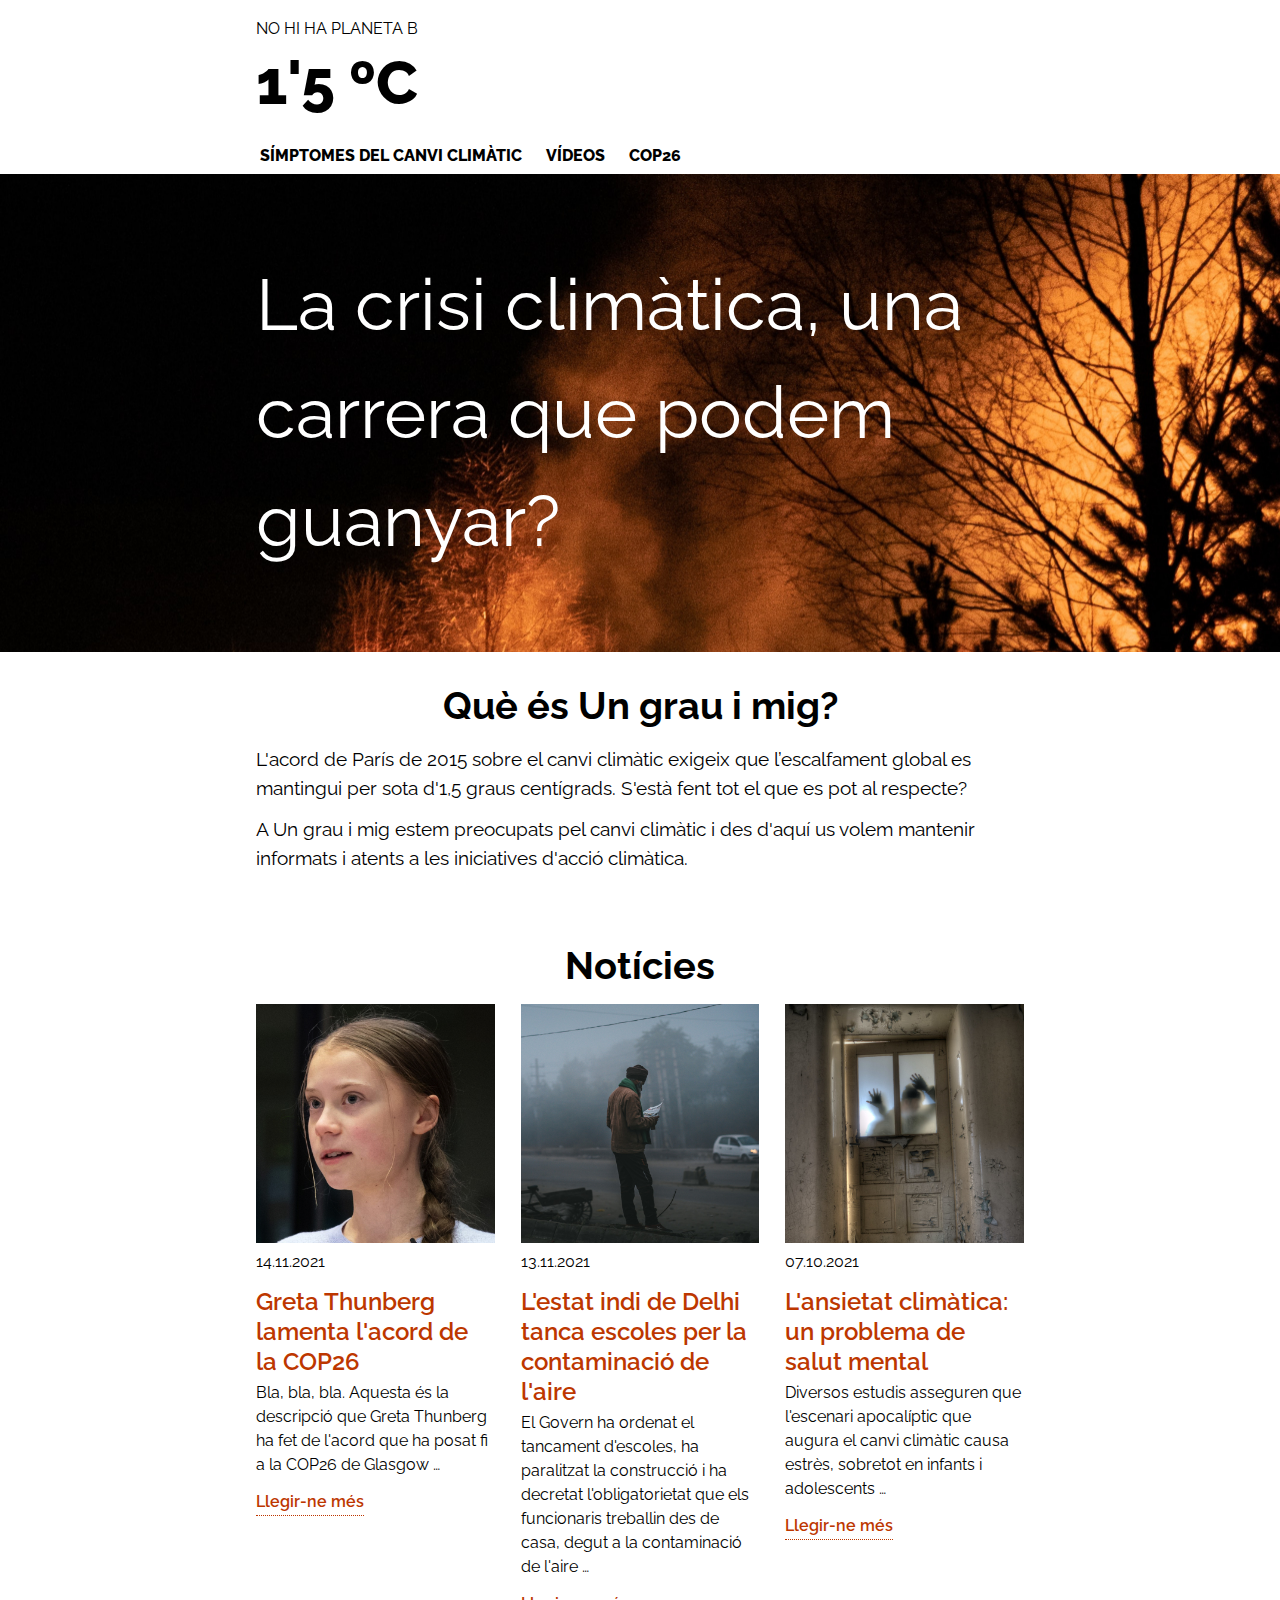
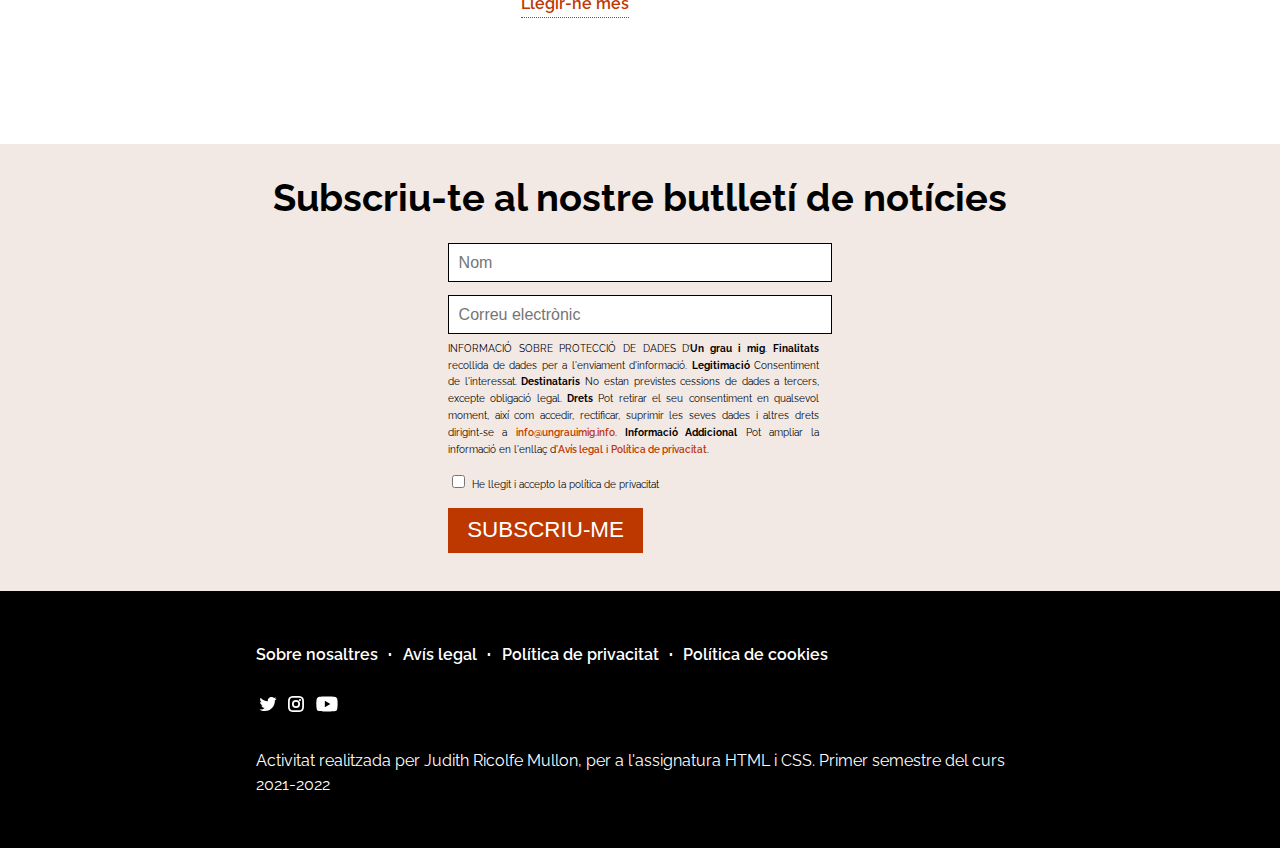
<file: index.html>
<!DOCTYPE html>
<html>
    <head>
        <title>
            Un grau i mig
        </title>
        <link rel="stylesheet" type="text/css" href="css/estils.css">
        <link rel="preconnect" href="https://fonts.googleapis.com">
    <link rel="preconnect" href="https://fonts.gstatic.com" crossorigin>
    <link href="https://fonts.googleapis.com/css2?family=Raleway:ital,wght@0,400;0,600;0,800;1,400&display=swap" rel="stylesheet"> 
    <meta name="viewport" content="width=device-width, initial-scale=1.0">
    </head>
    <body>
        <header class="header-index">
            <div class="bloc-logo-lema">
                <p class="lema">No hi ha planeta B</p>
                <a class="logo" href="index.html">1'5 ºC</a>
            </div>
            <nav class="header-menu">
                <ul>
                    <li>
                        <a href="simptomes.html">Símptomes del canvi climàtic</a>
                    </li>
                    <li>
                        <a href="videos.html">Vídeos</a>
                    </li>
                    <li>
                        <a href="cop26.html">COP26</a>
                    </li>
                </ul>
            </nav>
        </header>
        <main class="main-index">
            <section class="hero-imatge">
                <div>
                    <h4>La crisi climàtica, una carrera que podem guanyar?</h4>
                </div>
            </section>
            <section class="seccio-descripcio">
                <h1>Què és Un grau i mig?</h1>
                <p>L'acord de París de 2015 sobre el canvi climàtic exigeix que l’escalfament global es mantingui per sota d'1,5 graus centígrads. S'està fent tot el que es pot al respecte?</p>
                <p>A Un grau i mig estem preocupats pel canvi climàtic i des d'aquí us volem mantenir informats i atents a les iniciatives d'acció climàtica.</p>
            </section>
            <section class="seccio-noticies">
                <h1>Notícies</h1>
                <div class="contenidor-flex-noticies">
                    <div class="noticia">
                        <img src="imgs/n-greta-thunberg.jpg">
                        <p>14.11.2021</p>
                        <h2><a>Greta Thunberg lamenta l'acord de la COP26</a></h2>
                        <p>Bla, bla, bla. Aquesta és la descripció que Greta Thunberg ha fet de l'acord que ha posat fi a la COP26 de Glasgow …</p>
                        <a class="link-subratllat">Llegir-ne més</a>
                    </div>
                    <div class="noticia">
                        <img src="imgs/n-delhi.jpg">
                        <p>13.11.2021</p>
                        <h2><a>L'estat indi de Delhi tanca escoles per la contaminació de l'aire</a></h2>
                        <p>El Govern ha ordenat el tancament d'escoles, ha paralitzat la construcció i ha decretat l'obligatorietat que els funcionaris treballin des de casa, degut a la contaminació de l'aire …</p>
                        <a class="link-subratllat">Llegir-ne més</a>
                    </div>
                    <div class="noticia">
                        <img src="imgs/n-estres.jpg">
                        <p>07.10.2021</p>
                        <h2><a>L'ansietat climàtica: un problema de salut mental</a></h2>
                        <p>Diversos estudis asseguren que l'escenari apocalíptic que augura el canvi climàtic causa estrès, sobretot en infants i adolescents …</p>
                        <a class="link-subratllat">Llegir-ne més</a>
                    </div>
                </div>
            </section>
            <section class="seccio-subscripcio">
                <h1>Subscriu-te al nostre butlletí de notícies</h1>
                <form class="formulari-index">
                    <div class="camp-formulari">
                        <input aria-label="Nom" type="text" id="nom" name="nom_usuari" placeholder="Nom" pattern="[A-Za-z'àáéèíóòúüï·ñ\s-]{2,64}" title="Ha de tenir un mínim de 2 caràcters, un màxim de 64 caràcters i contenir només lletres, apòstrofs o guions." required>
                    </div>
                    <div class="camp-formulari">
                        <input aria-label="Correu electrònic" type="email" id="email" name="email_usuari" placeholder="Correu electrònic" required>
                    </div>
                    <p class="text-petit">INFORMACIÓ SOBRE PROTECCIÓ DE DADES D’<strong>Un grau i mig</strong>. <strong>Finalitats</strong> recollida de dades per a l'enviament d'informació. <strong>Legitimació</strong> Consentiment de l'interessat. <strong>Destinataris</strong> No estan previstes cessions de dades a tercers, excepte obligació legal. <strong>Drets</strong> Pot retirar el seu consentiment en qualsevol moment, així com accedir, rectificar, suprimir les seves dades i altres drets dirigint-se a <a>info@ungrauimig.info</a>. <strong>Informació Addicional</strong> Pot ampliar la informació en l'enllaç d'<a>Avís legal</a> i <a>Política de privacitat</a>.</p>
                    <div class="politica-privacitat">
                        <input type="checkbox" id="politica-privacitat" name="politica-privacitat" required>
                        <label class="text-petit" for="politica-privacitat">He llegit i accepto la política de privacitat</label>
                        <button type="submit">Subscriu-me</button>
                    </div>
                </form>
            </section>
        </main>
        <footer>
            <div class="footer-block">
                <nav class="footer-menu">
                    <ul>
                        <li><a>Sobre nosaltres</a></li>
                        <li class="punto">·</li>
                        <li><a>Avís legal</a></li>
                        <li class="punto">·</li>
                        <li><a>Política de privacitat</a></li>
                        <li class="punto">·</li>
                        <li><a>Política de cookies</a></li>
                    </ul>
                </nav>
            </div>
            <div class="footer-block">
                <nav class="footer-social-menu">
                    <ul>
                        <li><a><img src="imgs/twitter.svg"></a></li>
                        <li><a><img src="imgs/instagram.svg"></a></li>
                        <li><a><img src="imgs/youtube.svg"></a></li>
                    </ul>
                </nav>
            </div>
            <div class="footer-block">
                <p class="footer-autor">	Activitat realitzada per Judith Ricolfe Mullon, per a l'assignatura HTML i CSS. Primer semestre del curs 2021-2022</p>
            </div>
        </footer>
    </body>
</html>
</file>
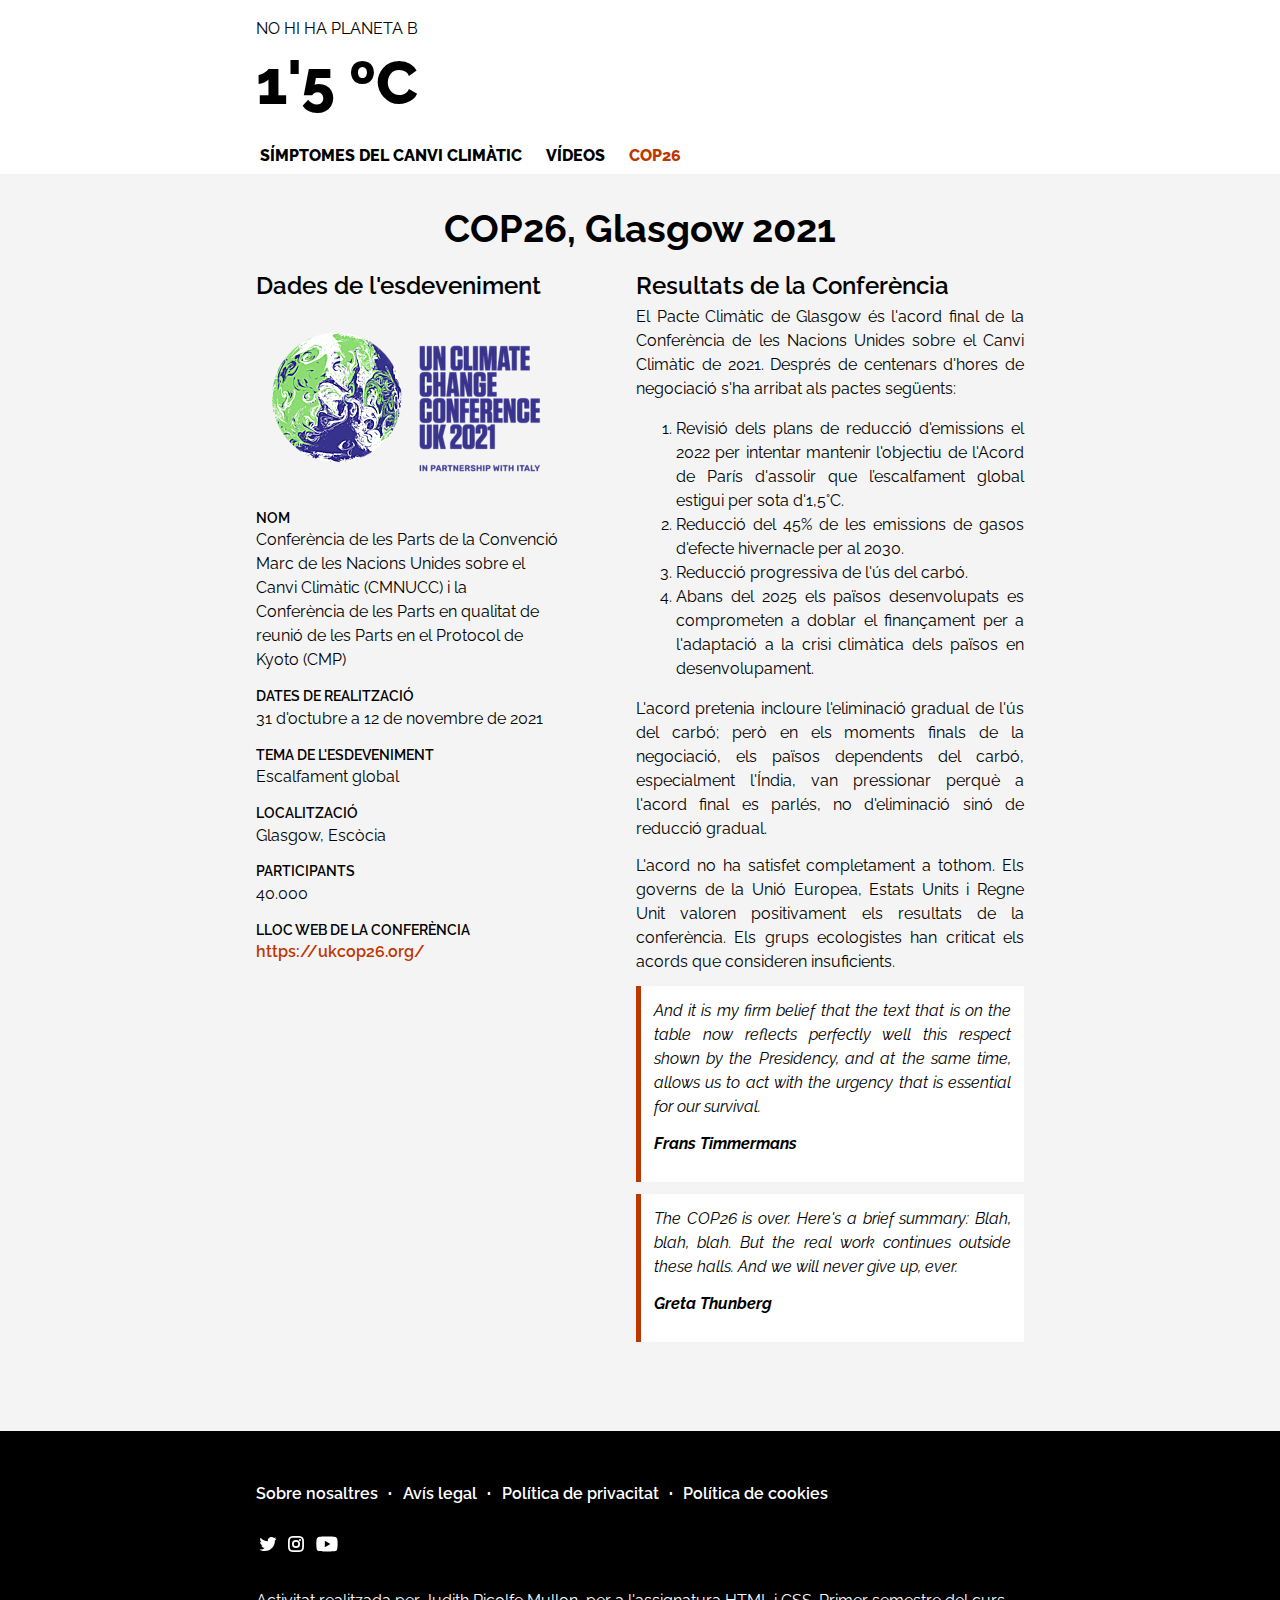
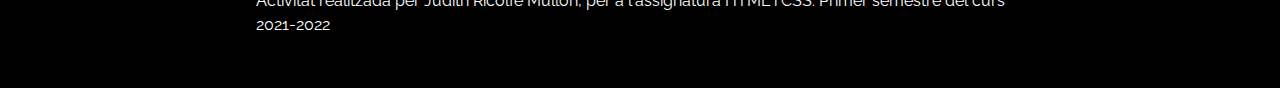
<file: cop26.html>
<!DOCTYPE html>
<html>
    <head>
        <title>
            COP26
        </title>
        <link rel="stylesheet" type="text/css" href="css/estils.css">
        <link rel="preconnect" href="https://fonts.googleapis.com">
    <link rel="preconnect" href="https://fonts.gstatic.com" crossorigin>
    <link href="https://fonts.googleapis.com/css2?family=Raleway:ital,wght@0,400;0,600;0,800;1,400&display=swap" rel="stylesheet"> 
    <meta name="viewport" content="width=device-width, initial-scale=1.0">
    </head>
    <body>
        <header>
            <div class="bloc-logo-lema">
                <p class="lema">No hi ha planeta B</p>
                <a class="logo" href="index.html">1'5 ºC</a>
            </div>
            <nav class="header-menu">
                <ul>
                    <li>
                        <a href="simptomes.html">Símptomes del canvi climàtic</a>
                    </li>
                    <li>
                        <a href="videos.html">Vídeos</a>
                    </li>
                    <li>
                        <a href="cop26.html" class="actual">COP26</a>
                    </li>
                </ul>
            </nav>
        </header>
        <main>
            <h1>COP26, Glasgow 2021</h1>
            <div class="conjunt-flex-cop26">
                <section class="caixa-cop26">
                    <div>
                        <h2>Dades de l'esdeveniment</h2>
                        <img src="imgs/COP26_Logo.png">
                        <h3>Nom</h3>
                        <p>Conferència de les Parts de la Convenció Marc de les Nacions Unides sobre el Canvi Climàtic (CMNUCC) i la Conferència de les Parts en qualitat de reunió de les Parts en el Protocol de Kyoto (CMP)</p>
                        <h3>Dates de realització</h3>
                        <p>31 d'octubre a 12 de novembre de 2021</p>
                        <h3>Tema de l'esdeveniment</h3>
                        <p>Escalfament global</p>
                        <h3>Localització</h3>
                        <p>Glasgow, Escòcia</p>
                        <h3>Participants</h3>
                        <p>40.000</p>
                        <h3>Lloc web de la Conferència</h3>
                        <a href="https://ukcop26.org/">https://ukcop26.org/</a>
                    </div>
                </section>
                <section class="caixa-cop26">
                    <h2>Resultats de la Conferència</h2>
                    <p>El Pacte Climàtic de Glasgow és l'acord final de la Conferència de les Nacions Unides sobre el Canvi Climàtic de 2021. Després de centenars d'hores de negociació s'ha arribat als pactes següents:</p>
                    <ol>
                        <li>Revisió dels plans de reducció d'emissions el 2022 per intentar mantenir l'objectiu de l'Acord de París d'assolir que l’escalfament global estigui per sota d'1,5°C.</li>
                        <li>Reducció del 45% de les emissions de gasos d'efecte hivernacle per al 2030.</li>
                        <li>Reducció progressiva de l'ús del carbó.</li>
                        <li>Abans del 2025 els països desenvolupats es comprometen a doblar el finançament per a l'adaptació a la crisi climàtica dels països en desenvolupament.</li>
                    </ol>
                    <p>L'acord pretenia incloure l'eliminació gradual de l'ús del carbó; però en els moments finals de la negociació, els països dependents del carbó, especialment l'Índia, van pressionar perquè a l'acord final es parlés, no d'eliminació sinó de reducció gradual.</p>
                    <p>L'acord no ha satisfet completament a tothom. Els governs de la Unió Europea, Estats Units i Regne Unit valoren positivament els resultats de la conferència. Els grups ecologistes han criticat els acords que consideren insuficients.</p>
                    <blockquote>
                        <p>And it is my firm belief that the text that is on the table now reflects perfectly well this respect shown by the Presidency, and at the same time, allows us to act with the urgency that is essential for our survival.</p>
                        <p><strong>Frans Timmermans</strong></p>
                    </blockquote>
                    <blockquote>
                        <p>The COP26 is over. Here's a brief summary: Blah, blah, blah. But the real work continues outside these halls. And we will never give up, ever.</p>
                        <p><strong>Greta Thunberg</strong></p>
                    </blockquote>
                </section>
            </div>           
        </main>
        <footer>
            <div class="footer-block">
                <nav class="footer-menu">
                    <ul>
                        <li><a>Sobre nosaltres</a></li>
                        <li class="punto">·</li>
                        <li><a>Avís legal</a></li>
                        <li class="punto">·</li>
                        <li><a>Política de privacitat</a></li>
                        <li class="punto">·</li>
                        <li><a>Política de cookies</a></li>
                    </ul>
                </nav>
            </div>
            <div class="footer-block">
                <nav class="footer-social-menu">
                    <ul>
                        <li><a><img src="imgs/twitter.svg"></a></li>
                        <li><a><img src="imgs/instagram.svg"></a></li>
                        <li><a><img src="imgs/youtube.svg"></a></li>
                    </ul>
                </nav>
            </div>
            <div class="footer-block">
                <p class="footer-autor">	Activitat realitzada per Judith Ricolfe Mullon, per a l'assignatura HTML i CSS. Primer semestre del curs 2021-2022</p>
            </div>
        </footer>
    </body>
</html>
</file>
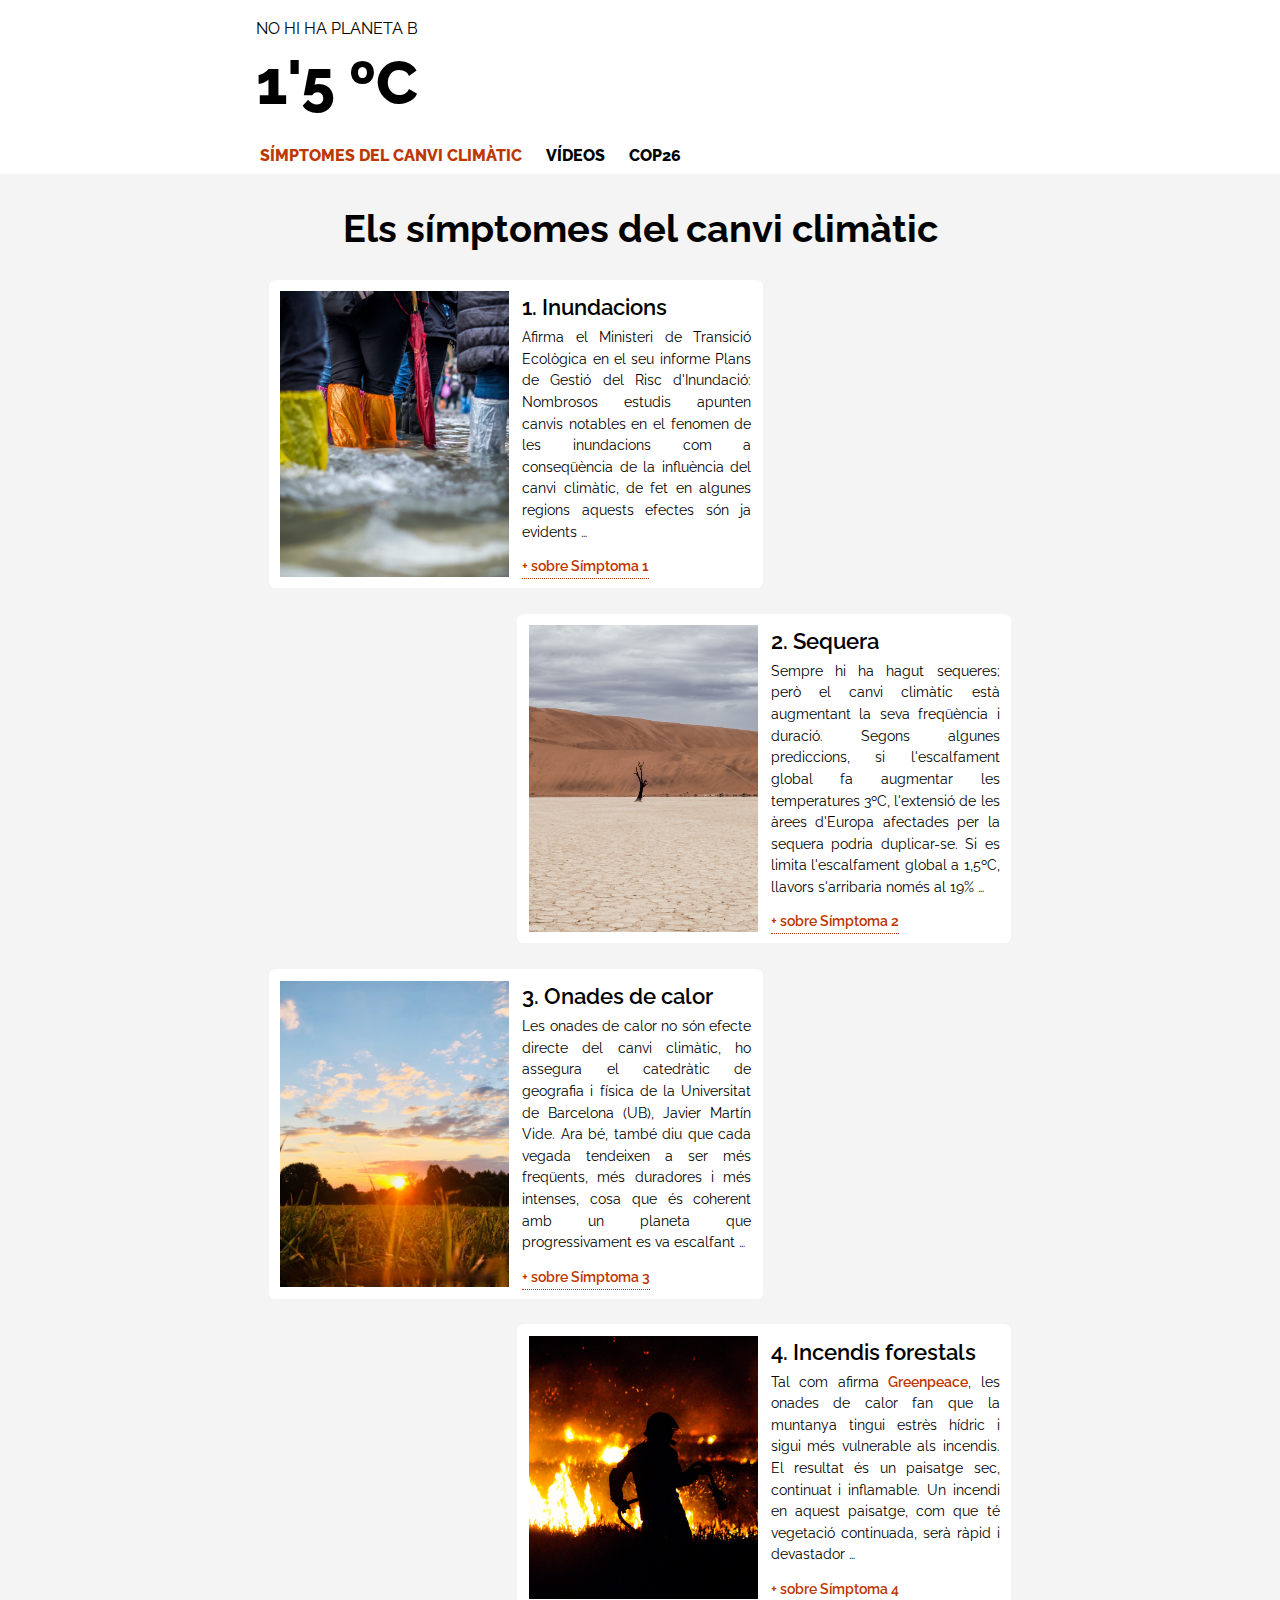
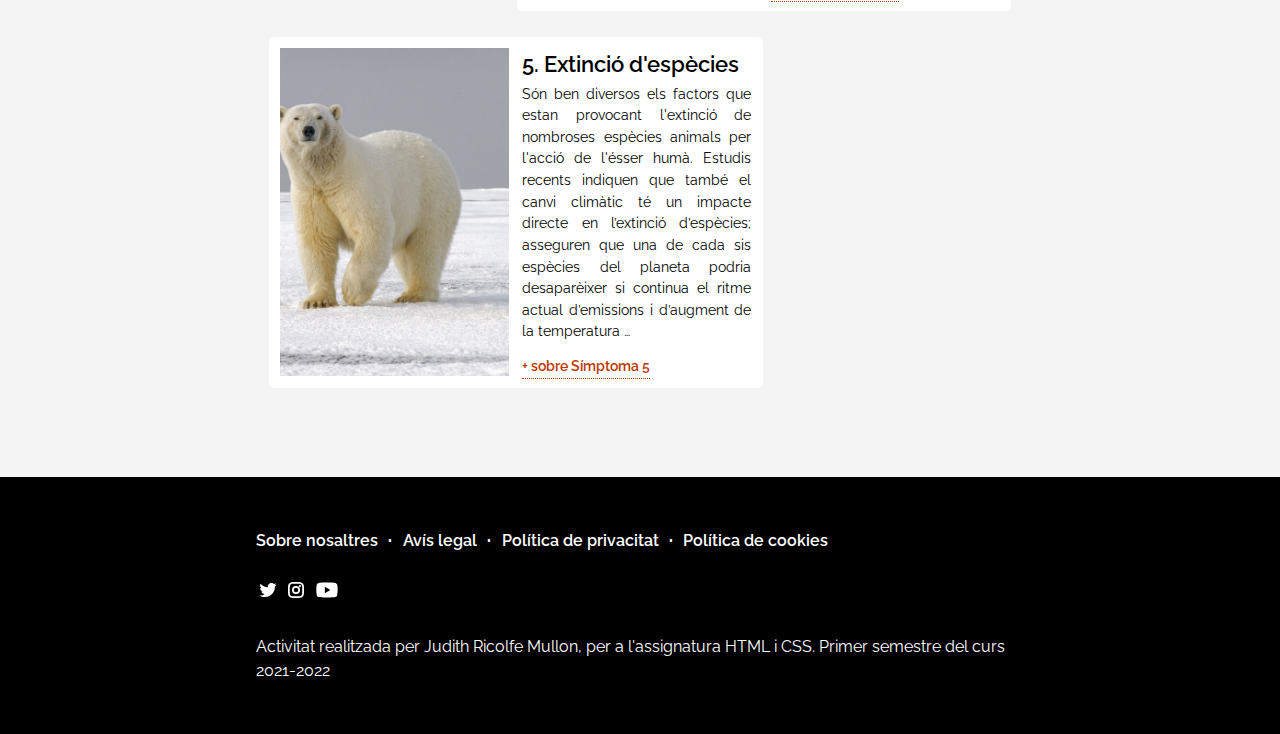
<file: simptomes.html>
<!DOCTYPE html>
<html>
    <head>
        <title>
            Símptomes
        </title>
        <link rel="stylesheet" type="text/css" href="css/estils.css">
        <link rel="preconnect" href="https://fonts.googleapis.com">
    <link rel="preconnect" href="https://fonts.gstatic.com" crossorigin>
    <link href="https://fonts.googleapis.com/css2?family=Raleway:ital,wght@0,400;0,600;0,800;1,400&display=swap" rel="stylesheet"> 
    <meta name="viewport" content="width=device-width, initial-scale=1.0">
    </head>
    <body>
        <header>
            <div class="bloc-logo-lema">
                <p class="lema">No hi ha planeta B</p>
                <a class="logo" href="index.html">1'5 ºC</a>
            </div>
            <nav class="header-menu">
                <ul>
                    <li>
                        <a href="simptomes.html" class="actual">Símptomes del canvi climàtic</a>
                    </li>
                    <li>
                        <a href="videos.html">Vídeos</a>
                    </li>
                    <li>
                        <a href="cop26.html">COP26</a>
                    </li>
                </ul>
            </nav>
        </header>
        <main>
            <h1>Els símptomes del canvi climàtic</h1>
            <section class="conjunt-flex-simptomes">
                <div class="simptoma">
                    <div class="imatge-simptoma">
                        <img src="imgs/symptom-01.jpg">
                    </div>
                    <div class="text-simptoma">
                        <h2>1. Inundacions</h2>
                        <p>Afirma el Ministeri de Transició Ecològica en el seu informe Plans de Gestió del Risc d'Inundació: Nombrosos estudis apunten canvis notables en el fenomen de les inundacions com a conseqüència de la influència del canvi climàtic, de fet en algunes regions aquests efectes són ja evidents …</p>
                        <a class="link-subratllat">+ sobre Símptoma 1</a>
                    </div>
                </div>           
                <div class="simptoma">
                    <div class="imatge-simptoma">
                        <img src="imgs/symptom-02.jpg">
                    </div>
                    <div class="text-simptoma">
                        <h2>2. Sequera</h2>
                        <p>Sempre hi ha hagut sequeres; però el canvi climàtic està augmentant la seva freqüència i duració. Segons algunes prediccions, si l'escalfament global fa augmentar les temperatures 3ºC, l'extensió de les àrees d'Europa afectades per la sequera podria duplicar-se. Si es limita l'escalfament global a 1,5ºC, llavors s'arribaria només al 19% …</p>
                        <a class="link-subratllat">+ sobre Símptoma 2</a>
                    </div>
                    
                </div>            
                <div class="simptoma">
                    <div class="imatge-simptoma">
                        <img src="imgs/symptom-03.jpg">
                    </div>
                    <div class="text-simptoma">
                        <h2>3. Onades de calor</h2>
                        <p>Les onades de calor no són efecte directe del canvi climàtic, ho assegura el catedràtic de geografia i física de la Universitat de Barcelona (UB), Javier Martín Vide. Ara bé, també diu que cada vegada tendeixen a ser més freqüents, més duradores i més intenses, cosa que és coherent amb un planeta que progressivament es va escalfant …</p>
                        <a class="link-subratllat">+ sobre Símptoma 3</a>
                    </div>
                </div>           
                <div class="simptoma">
                    <div class="imatge-simptoma">
                        <img src="imgs/symptom-04.jpg">
                    </div>
                    <div class="text-simptoma">
                        <h2>4. Incendis forestals</h2>
                        <p>Tal com afirma <a href="https://es.greenpeace.org/">Greenpeace</a>, les onades de calor fan que la muntanya tingui estrès hídric i sigui més vulnerable als incendis. El resultat és un paisatge sec, continuat i inflamable. Un incendi en aquest paisatge, com que té vegetació continuada, serà ràpid i devastador …</p>
                        <a class="link-subratllat">+ sobre Símptoma 4</a>
                    </div>
                </div>
                <div class="simptoma">
                    <div class="imatge-simptoma">
                        <img src="imgs/symptom-05.jpg">
                    </div>
                    <div class="text-simptoma">
                        <h2>5. Extinció d'espècies</h2>
                        <p>Són ben diversos els factors que estan provocant l'extinció de nombroses espècies animals per l'acció de l'ésser humà. Estudis recents indiquen que també el canvi climàtic té un impacte directe en l’extinció d’espècies; asseguren que una de cada sis espècies del planeta podria desaparèixer si continua el ritme actual d’emissions i d’augment de la temperatura …</p>
                        <a class="link-subratllat">+ sobre Símptoma 5</a>
                    </div>                    
                </div>
            </section> 
        </main>
        <footer>
            <div class="footer-block">
                <nav class="footer-menu">
                    <ul>
                        <li><a>Sobre nosaltres</a></li>
                        <li class="punto">·</li>
                        <li><a>Avís legal</a></li>
                        <li class="punto">·</li>
                        <li><a>Política de privacitat</a></li>
                        <li class="punto">·</li>
                        <li><a>Política de cookies</a></li>
                    </ul>
                </nav>
            </div>
            <div class="footer-block">
                <nav class="footer-social-menu">
                    <ul>
                        <li><a><img src="imgs/twitter.svg"></a></li>
                        <li><a><img src="imgs/instagram.svg"></a></li>
                        <li><a><img src="imgs/youtube.svg"></a></li>
                    </ul>
                </nav>
            </div>
            <div class="footer-block">
                <p class="footer-autor">	Activitat realitzada per Judith Ricolfe Mullon, per a l'assignatura HTML i CSS. Primer semestre del curs 2021-2022</p>
            </div>
        </footer>
    </body>
</html>
</file>
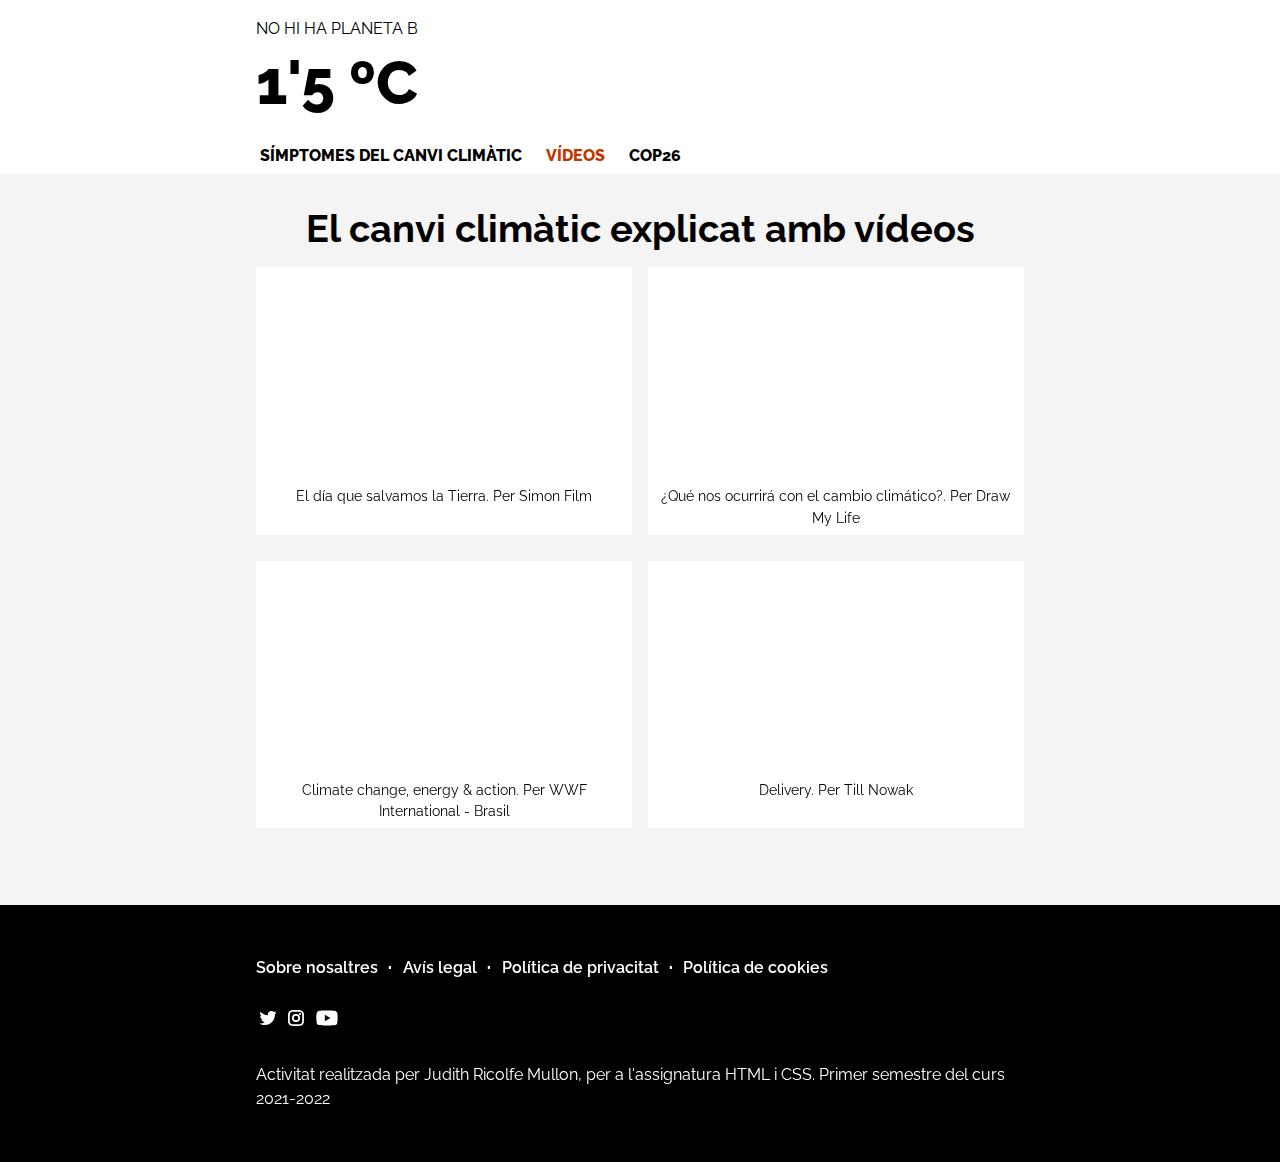
<file: videos.html>
<!DOCTYPE html>
<html>
    <head>
        <title>
            Vídeos
        </title>
        <link rel="stylesheet" type="text/css" href="css/estils.css">
        <link rel="preconnect" href="https://fonts.googleapis.com">
    <link rel="preconnect" href="https://fonts.gstatic.com" crossorigin>
    <link href="https://fonts.googleapis.com/css2?family=Raleway:ital,wght@0,400;0,600;0,800;1,400&display=swap" rel="stylesheet"> 
    <meta name="viewport" content="width=device-width, initial-scale=1.0">
    </head>
    <body>
        <header>
            <div class="bloc-logo-lema">
                <p class="lema">No hi ha planeta B</p>
                <a class="logo" href="index.html">1'5 ºC</a>
            </div>
            <nav class="header-menu">
                <ul>
                    <li>
                        <a href="simptomes.html">Símptomes del canvi climàtic</a>
                    </li>
                    <li>
                        <a href="videos.html" class="actual">Vídeos</a>
                    </li>
                    <li>
                        <a href="cop26.html">COP26</a>
                    </li>
                </ul>
            </nav>
        </header>
        <main>
            <h1>El canvi climàtic explicat amb vídeos</h1>
            <div class="conjunt-flex-videos">
                <section class="caixa-video">
                    <iframe width="560" height="315" src="https://www.youtube.com/embed/d_UCBNdPvCw" title="YouTube video player" frameborder="0" allow="accelerometer; autoplay; clipboard-write; encrypted-media; gyroscope; picture-in-picture" allowfullscreen></iframe>
                    <p>El día que salvamos la Tierra. Per Simon Film</p>
                </section>
                <section class="caixa-video">
                    <iframe width="560" height="315" src="https://www.youtube.com/embed/L9bgqLQ7OZc" title="YouTube video player" frameborder="0" allow="accelerometer; autoplay; clipboard-write; encrypted-media; gyroscope; picture-in-picture" allowfullscreen></iframe>
                    <p>¿Qué nos ocurrirá con el cambio climático?. Per Draw My Life</p>
                </section>
                <section class="caixa-video">
                    <iframe width="560" height="315" src="https://www.youtube.com/embed/_s9dxc_jVlY" title="YouTube video player" frameborder="0" allow="accelerometer; autoplay; clipboard-write; encrypted-media; gyroscope; picture-in-picture" allowfullscreen></iframe>
                    <p>Climate change, energy & action. Per WWF International - Brasil</p>
                </section>
                <section class="caixa-video">
                    <iframe width="560" height="315" src="https://www.youtube.com/embed/2NZ62wQ_B6U" title="YouTube video player" frameborder="0" allow="accelerometer; autoplay; clipboard-write; encrypted-media; gyroscope; picture-in-picture" allowfullscreen></iframe>
                    <p>Delivery. Per Till Nowak</p>
                </section>
            </div>        
        </main>
        <footer>
            <div class="footer-block">
                <nav class="footer-menu">
                    <ul>
                        <li><a>Sobre nosaltres</a></li>
                        <li class="punto">·</li>
                        <li><a>Avís legal</a></li>
                        <li class="punto">·</li>
                        <li><a>Política de privacitat</a></li>
                        <li class="punto">·</li>
                        <li><a>Política de cookies</a></li>
                    </ul>
                </nav>
            </div>
            <div class="footer-block">
                <nav class="footer-social-menu">
                    <ul>
                        <li><a><img src="imgs/twitter.svg"></a></li>
                        <li><a><img src="imgs/instagram.svg"></a></li>
                        <li><a><img src="imgs/youtube.svg"></a></li>
                    </ul>
                </nav>
            </div>
            <div class="footer-block">
                <p class="footer-autor">	Activitat realitzada per Judith Ricolfe Mullon, per a l'assignatura HTML i CSS. Primer semestre del curs 2021-2022</p>
            </div>
        </footer>
    </body>
</html>
</file>
<file: css/estils.css>
/* Judith Ricolfe */

/* General */

body {
    font-family: 'Raleway', sans-serif;
    font-size: 16px;
    margin:0;
    line-height: 1.5;
}

main{
    background-color: rgb(244,244,244);
    padding: 10vw 2vw;
}

img{
    max-width: 100%;
}

a{
    color:rgb(189, 55, 0);
    font-weight: 600;
    text-decoration: none;
}

a:hover{
    color: black;
}

.link-subratllat{
    padding-bottom: 4px;
    border-bottom: dotted 1px rgb(189, 55, 0);
}

.link-subratllat:hover{
    border-bottom: dotted 1px black;
}

h1{
    font-size: 1.5rem;
    text-align: center;
    margin:0;
    margin-bottom: 10px;
}

h2{
    line-height: 1.25;
    margin: 3vw 0px;
    font-weight: 600;
}

h3{
    font-weight: 600;
    font-size: .9rem;
    text-transform: uppercase;
    margin:0;
}

h4{
    color:white;
    font-size: 2.2rem;
    font-weight: 400;
}

p{
    margin:0;
    margin-bottom: 4vw;
}

.camp-formulari input{
    width: 100%;
    border: solid 2px black;
    padding: 5vw;
    font-size: 1.5rem;
    margin: 2vw 0vw;
}

.camp-formulari{
    display: flex;
}

.text-petit{
    font-size: .8rem;
}

.politica-privacitat{
    display: inline;
}

.politica-privacitat button{
    display: block;
    margin: 5vw 0vw;
    padding: 4vw 8vw;
    background-color: rgb(189, 55, 0);
    color: white;
    text-transform: uppercase;
    font-size: 1.4rem;
    border: 0px;
}

.politica-privacitat button:hover{
    background-color: black;
}

blockquote{
    background-color: white;
    margin: 4vw 0vw;
    padding: 4vw;
    border-left: solid 5px rgb(189, 55, 0);
    font-style: italic;
}

@media(min-width:500px){
    h1{
        font-size: 2.4rem;
    }

    h2{
        margin:.3vw 0vw;
    }

    p{
        margin-bottom: 1vw;
    }

    .formulari-index{
        padding: 0vw 15vw;
    }

    .formulari-index .text-petit{
        padding-right: 1vw;
        text-align: justify;
    }

    .camp-formulari input{
        padding: .75vw;
        font-size: 1rem;
        margin: .5vw 0vw;
        border: solid 1px black;
        
    }
    .text-petit{
        font-size: .6rem;
        line-height: 1.75;
    }

    .politica-privacitat button{
        padding: .75vw 1.5vw;
        margin: 1vw 0vw;
    }

    main{
        padding:2vw 20vw;
    }

    blockquote{
        padding: 1vw;
        margin:1vw 0vw;
    }
}



/* Capçalera */

.bloc-logo-lema{
    padding: 8vw 1vw;
}

.lema{
    text-transform: uppercase;
    text-align: center;
    font-size: 1rem;
    margin:0;
    line-height: 1;
}

.logo{
    font-weight: 800;
    font-size: 4.2rem;
    text-align: center;
    margin: 0;
    color: black;
    display: block;
    text-decoration: none;
}

.header-menu ul {
    margin:0;
    padding-left: 0;
}

.header-menu ul li{
    list-style-type: none;
    text-align: center;
    padding: 4px;
}

.header-menu ul li a{
    text-decoration: none;
    text-transform: uppercase;    
    font-weight: 800;
    color: black;
}

.header-menu ul li a:hover{
    color:rgba(0,0,0,0.5)
}

.header-menu ul li a.actual{
    color:rgb(189,55,0)
}

header{
    background-color: white;
}

.header-index{
    box-shadow: none;
}

@media(min-width: 500px){
    header{
        padding: .5vw 20vw;
    }

    .bloc-logo-lema{
        padding: 15px 0px;
    }
    
    .lema{
        text-transform: uppercase;
        text-align: left;
        font-size: 1rem;
        margin: 0;
    }
    
    .logo{
        font-weight: 800;
        font-size: 3.8rem;
        text-align: left;
        margin: 0;
    }

    .header-menu ul li{
        display: inline;
        padding-right: 1rem;
    }
}

/* Footer */

footer{
    background-color: black;
    padding:10vw 1vw;
}

.footer-block{
    padding: 4vw 0vw;
    color:white;
    text-align: center;
    font-size: 1rem;
}

.footer-menu ul, .footer-social-menu ul{
    margin:0;
    padding-left: 0;
    list-style-type: none;
}

.footer-menu ul li a{
    color: white;
}

.footer-menu ul li a:hover{
    color: rgb(189, 55, 0);
}

.footer-social-menu ul li{
    list-style-type: none;
    display: inline;
}

.footer-social-menu ul li a:hover{
    opacity: 0.7;
}

.footer-autor{
    margin:0;
    line-height: 1.5;
}

.punto{
    display: none;
    font-weight: 800;
}

@media(min-width:500px){

    footer{
        padding: 3vw 20vw;
    }

    .footer-block{
        padding: 1vw 0vw;
        text-align: left;
    }

    .footer-menu ul{
        list-style-type: disc;
        list-style-position: inside;
    }

    .footer-menu ul li, .punto{
        display:inline;
        padding-right: .5vw;
    }

    main{
        padding-bottom: 6vw;
    }
    
}

/* Index */

.main-index{
    background-color: white;
    padding: 0;
}

.seccio-descripcio, .seccio-noticies{
    padding: 5vw 4vw 10vw 4vw;
}

.hero-imatge{
    background-image: url(../imgs/bg-hero-home.jpg);
    background-size: cover;
    padding:20vw 4vw;
}

.contenidor-flex-noticies{
    display: flex;
    flex-direction: column;
}

.seccio-descripcio p{
    font-size: 1.2rem;
}

.noticia{
    margin-bottom: 8vw;
}



.seccio-subscripcio{
    background-color: rgb(242, 232, 228);
    box-sizing: border-box;
    padding: 5vw 8vw 10vw 8vw;
}

@media(min-width:500px){
    .contenidor-flex-noticies{
        flex-direction: row;
        column-gap: 2vw;
    }
    .noticia{
        flex:3;
    }    

    .seccio-descripcio, .seccio-noticies, .seccio-subscripcio{
        padding: 2vw 20vw;
    }

    .hero-imatge{
        padding: 6vw 20vw;
    }

    h4{
        font-size: 4.5rem;
        margin: 0;
    }


}

/* Simptomes */

.conjunt-flex-simptomes, .simptoma{
    display:flex;
    flex-direction: column;
}

.simptoma{
    background-color: white;
    padding: 5vw;
    margin: 2vw;
    border-radius: 3vw;
}

.conjunt-flex-simptomes{
    margin: 5vw 0vw;
}

.imatge-simptoma img{
    object-fit: cover;
    height: 100%;
}

@media(min-width:500px){
    .conjunt-flex-simptomes{
        padding: 0;
        margin: 0;
    }

    .simptoma{
        flex-direction: row;
        padding: .4vw;
        border-radius: .5vw;
        margin: 1vw;
        align-self: flex-start;
        width:63%;
    }

    .imatge-simptoma,.text-simptoma{
        flex:50%;
        padding: .5vw;
        text-align: justify;
        font-size: .9rem;
    }

    .simptoma:nth-child(2n){
        align-self: flex-end;
    }
}

/* Videos */

.conjunt-flex-videos{
    display: flex;
    flex-direction: column;
    row-gap: 8vw;
}

.caixa-video{
    background-color: white;
    width: 100%;
    box-sizing: border-box;
}

.caixa-video p{
    margin: 4vw;
    text-align: center;
}

iframe{
    box-sizing: border-box;
    max-width:100%;
    height:50vw;
}

@media(min-width:500px){

    .conjunt-flex-videos{
        flex-direction: row;
        flex-wrap: wrap;
        column-gap: 2%;
        row-gap: 2vw;
    }

    .caixa-video{
        width: 49%;
    }

    .caixa-video p{
        margin: .5vw;
        font-size: .9rem;
    }

    iframe{
        height: 16vw;
    }
}

/* COP26 */

.conjunt-flex-cop26{
    margin: 4vw 4vw;
    display: flex;
    flex-direction: column;
}

.caixa-cop26{
    margin-bottom: 8vw;
}

@media(min-width: 500px){
    .conjunt-flex-cop26{
        flex-direction: row;
        column-gap: 10%;
        margin:0vw;
    }

    .caixa-cop26:nth-child(2){
        text-align: justify;
    }

    .caixa-cop26{
        margin-bottom: 0vw;
    }
}
</file>
